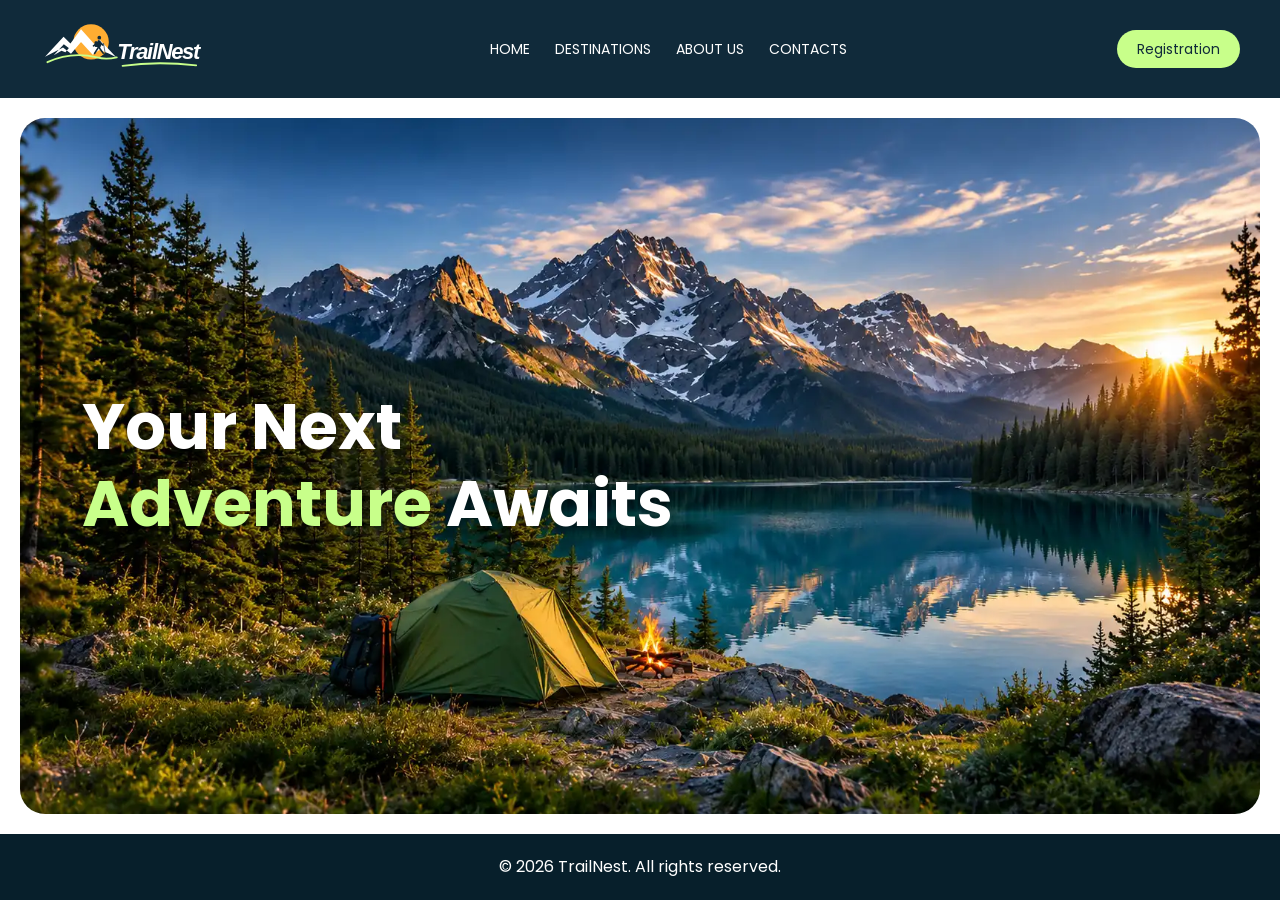
<file: index.html>
<!doctype html>
<html lang="en">
  <head>
    <meta charset="UTF-8" />
    <meta name="viewport" content="width=device-width, initial-scale=1.0" />

    <title>TrailNest | Your Next Adventure</title>
    <meta
      name="description"
      content="Discover beautiful destinations and plan your next adventure with TrailNest."
    />
    <meta name="author" content="Gvantsa Partskhalaia" />

    <!-- Open Graph -->
    <meta property="og:type" content="website" />
    <meta property="og:site_name" content="TrailNest" />
    <meta property="og:title" content="TrailNest | Your Next Adventure" />
    <meta
      property="og:description"
      content="Discover beautiful destinations and plan your next adventure with TrailNest."
    />
    <meta
      property="og:image"
      content="https://gpartskhalaia-source.github.io/final-project/images/hero.webp"
    />
    <meta
      property="og:url"
      content="https://gpartskhalaia-source.github.io/final-project/"
    />

    <!-- Twitter Card -->
    <meta name="twitter:card" content="summary_large_image" />

    <!-- Fonts and CSS -->
    <link
      href="https://fonts.googleapis.com/css2?family=Poppins:wght@400;500;600;700;800&display=swap"
      rel="stylesheet"
    />
    <link
      rel="stylesheet"
      href="https://cdnjs.cloudflare.com/ajax/libs/font-awesome/6.5.2/css/all.min.css"
    />
    <link rel="stylesheet" href="./css/reset.css" />
    <link rel="stylesheet" href="./css/style.css" />
  </head>

  <body>
    <header class="home-header">
      <a href="./index.html">
        <img
          class="logo-img"
          src="./images/trailnest-header-logo.svg"
          alt="TrailNest home"
        />
      </a>

      <button
        class="menu-btn"
        id="menuBtn"
        type="button"
        aria-label="Open menu"
        aria-controls="navigation"
        aria-expanded="false"
      >
        <i class="fa-solid fa-bars" aria-hidden="true"></i>
      </button>

      <nav class="nav-page" id="navigation" aria-label="Main navigation">
        <ul>
          <li>
            <a href="./index.html" aria-current="page">HOME</a>
          </li>
          <li>
            <a href="./destinations.html">DESTINATIONS</a>
          </li>
          <li>
            <a href="./aboutus.html">ABOUT US</a>
          </li>
          <li>
            <a href="./contacts.html">CONTACTS</a>
          </li>
        </ul>
      </nav>

      <a href="./registration.html" class="plan-btn"> Registration </a>
    </header>

    <main class="main">
      <div class="hero">
        <img
          class="hero-img"
          src="./images/hero.webp"
          alt="Mountain lake campsite"
          fetchpriority="high"
        />

        <h1 class="hero-title">
          Your Next <br />
          <span>Adventure</span> Awaits
        </h1>
      </div>
    </main>

    <footer class="about-footer">
      <p>© 2026 TrailNest. All rights reserved.</p>
    </footer>

    <script src="./js/burger.js"></script>
  </body>
</html>
</file>
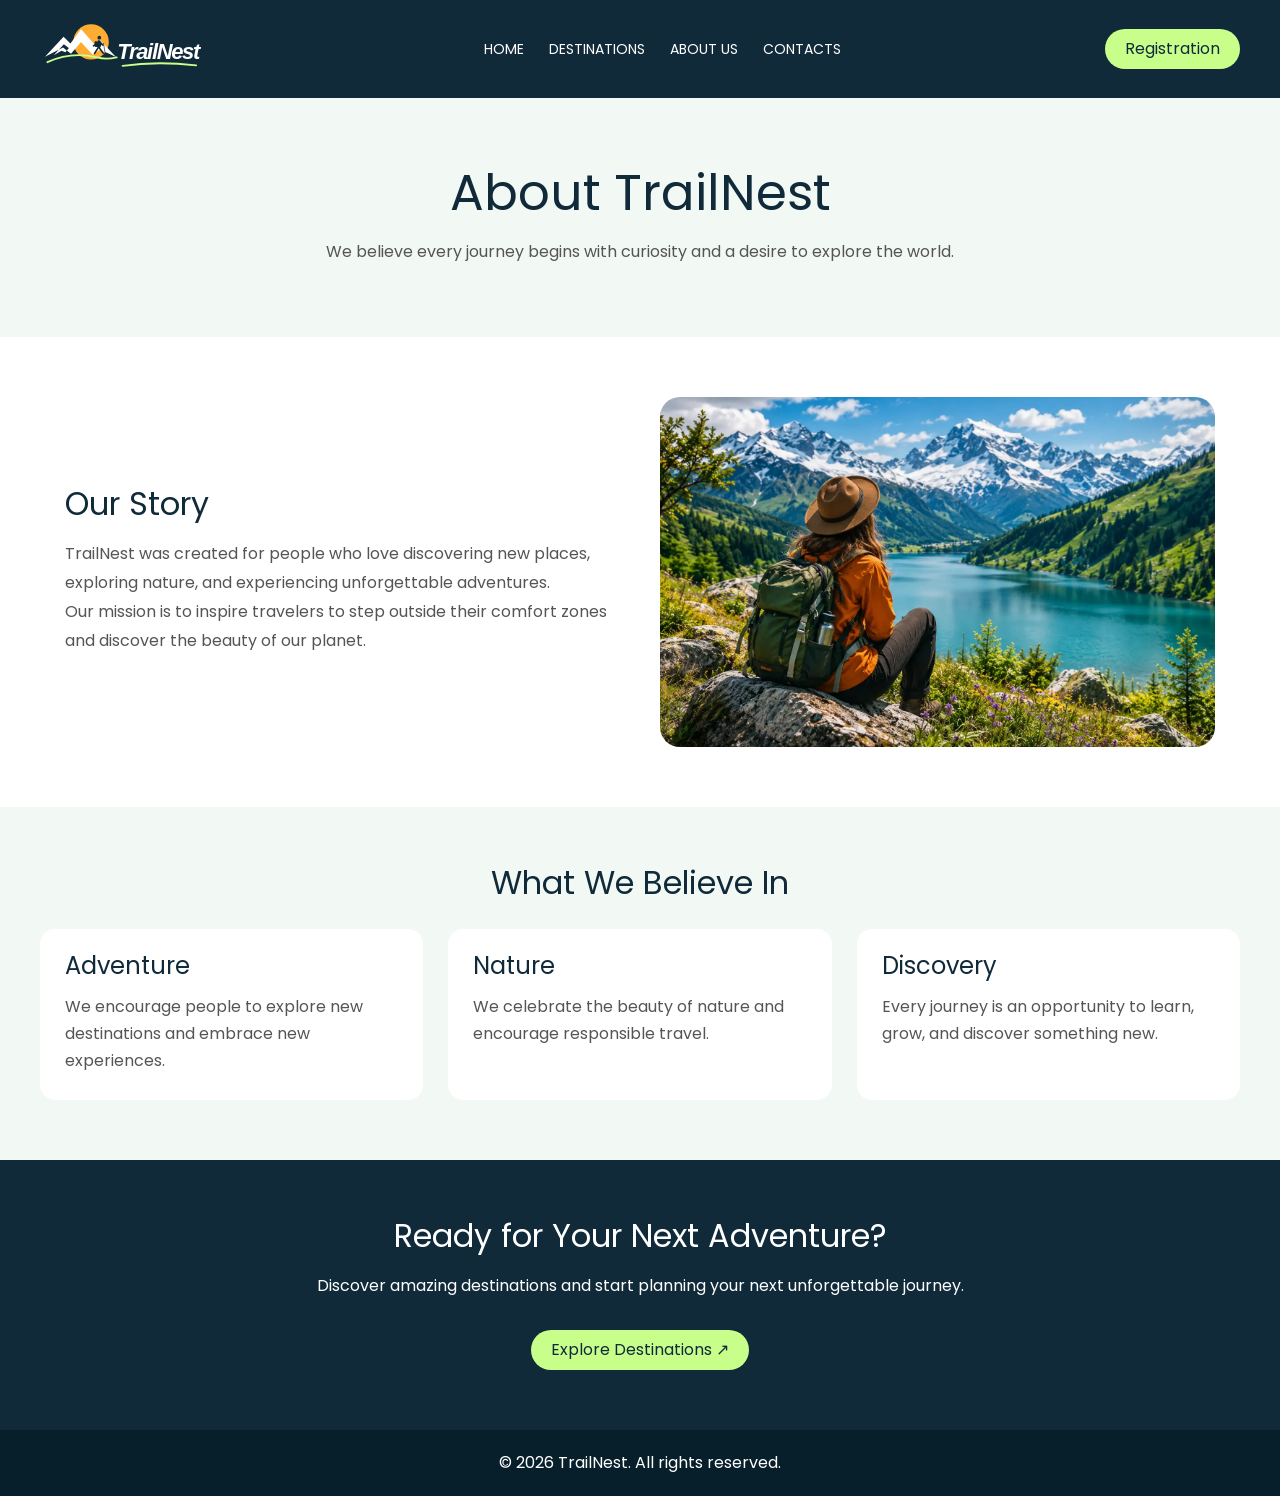
<file: aboutus.html>
<!doctype html>
<html lang="en">
  <head>
    <meta charset="UTF-8" />
    <meta name="viewport" content="width=device-width, initial-scale=1.0" />

    <title>About Us | TrailNest</title>
    <meta
      name="description"
      content="Learn about TrailNest, our passion for travel, nature, and unforgettable adventures."
    />
    <meta name="author" content="Gvantsa Partskhalaia" />

    <!-- Open Graph -->
    <meta property="og:type" content="website" />
    <meta property="og:site_name" content="TrailNest" />
    <meta property="og:title" content="About Us | TrailNest" />
    <meta
      property="og:description"
      content="Learn about TrailNest, our love for travel, nature, and unforgettable adventures."
    />
    <meta
      property="og:image"
      content="https://gpartskhalaia-source.github.io/final-project/images/hero.webp"
    />
    <meta
      property="og:url"
      content="https://gpartskhalaia-source.github.io/final-project/aboutus.html"
    />

    <!-- Twitter Card -->
    <meta name="twitter:card" content="summary_large_image" />

    <!-- Fonts and CSS -->
    <link
      href="https://fonts.googleapis.com/css2?family=Poppins:wght@400;500;600;700;800&display=swap"
      rel="stylesheet"
    />
    <link
      rel="stylesheet"
      href="https://cdnjs.cloudflare.com/ajax/libs/font-awesome/6.5.2/css/all.min.css"
    />
    <link rel="stylesheet" href="./css/reset.css" />
    <link rel="stylesheet" href="./css/uboutus.css" />
  </head>

  <body>
    <!-- HEADER -->
    <header class="about-header">
      <a href="./index.html">
        <img
          class="about-logo logo-img"
          src="./images/trailnest-header-logo.svg"
          alt="TrailNest home"
        />
      </a>

      <button
        class="menu-btn"
        id="menuBtn"
        type="button"
        aria-label="Open menu"
        aria-controls="navigation"
        aria-expanded="false"
      >
        <i class="fa-solid fa-bars" aria-hidden="true"></i>
      </button>

      <nav
        class="about-nav nav-page"
        id="navigation"
        aria-label="Main navigation"
      >
        <ul>
          <li><a href="./index.html">HOME</a></li>
          <li><a href="./destinations.html">DESTINATIONS</a></li>
          <li>
            <a href="./aboutus.html" aria-current="page"> ABOUT US </a>
          </li>
          <li><a href="./contacts.html">CONTACTS</a></li>
        </ul>
      </nav>

      <a href="./registration.html" class="plan-btn"> Registration </a>
    </header>

    <main>
      <!-- INTRO -->
      <section class="about-intro">
        <h1>About TrailNest</h1>

        <p>
          We believe every journey begins with curiosity and a desire to explore
          the world.
        </p>
      </section>

      <!-- OUR STORY -->
      <section class="our-story">
        <div class="story-text">
          <h2>Our Story</h2>

          <p>
            TrailNest was created for people who love discovering new places,
            exploring nature, and experiencing unforgettable adventures.
          </p>

          <p>
            Our mission is to inspire travelers to step outside their comfort
            zones and discover the beauty of our planet.
          </p>
        </div>

        <div class="story-image">
          <img
            src="./images/fcaea7f1-0116-42c1-94dc-661eeafde280.png"
            alt="Traveler exploring a mountain landscape"
            loading="lazy"
            decoding="async"
          />
        </div>
      </section>

      <!-- OUR VALUES -->
      <section class="our-values">
        <h2>What We Believe In</h2>

        <div class="values-container">
          <article class="value-card">
            <h3>Adventure</h3>

            <p>
              We encourage people to explore new destinations and embrace new
              experiences.
            </p>
          </article>

          <article class="value-card">
            <h3>Nature</h3>

            <p>
              We celebrate the beauty of nature and encourage responsible
              travel.
            </p>
          </article>

          <article class="value-card">
            <h3>Discovery</h3>

            <p>
              Every journey is an opportunity to learn, grow, and discover
              something new.
            </p>
          </article>
        </div>
      </section>

      <!-- CALL TO ACTION -->
      <section class="about-cta">
        <h2>Ready for Your Next Adventure?</h2>

        <p>
          Discover amazing destinations and start planning your next
          unforgettable journey.
        </p>

        <a href="./destinations.html" class="explore-btn">
          Explore Destinations ↗
        </a>
      </section>
    </main>

    <!-- FOOTER -->
    <footer class="about-footer">
      <p>© 2026 TrailNest. All rights reserved.</p>
    </footer>

    <!-- JAVASCRIPT -->
    <script src="./js/burger.js"></script>
  </body>
</html>
</file>
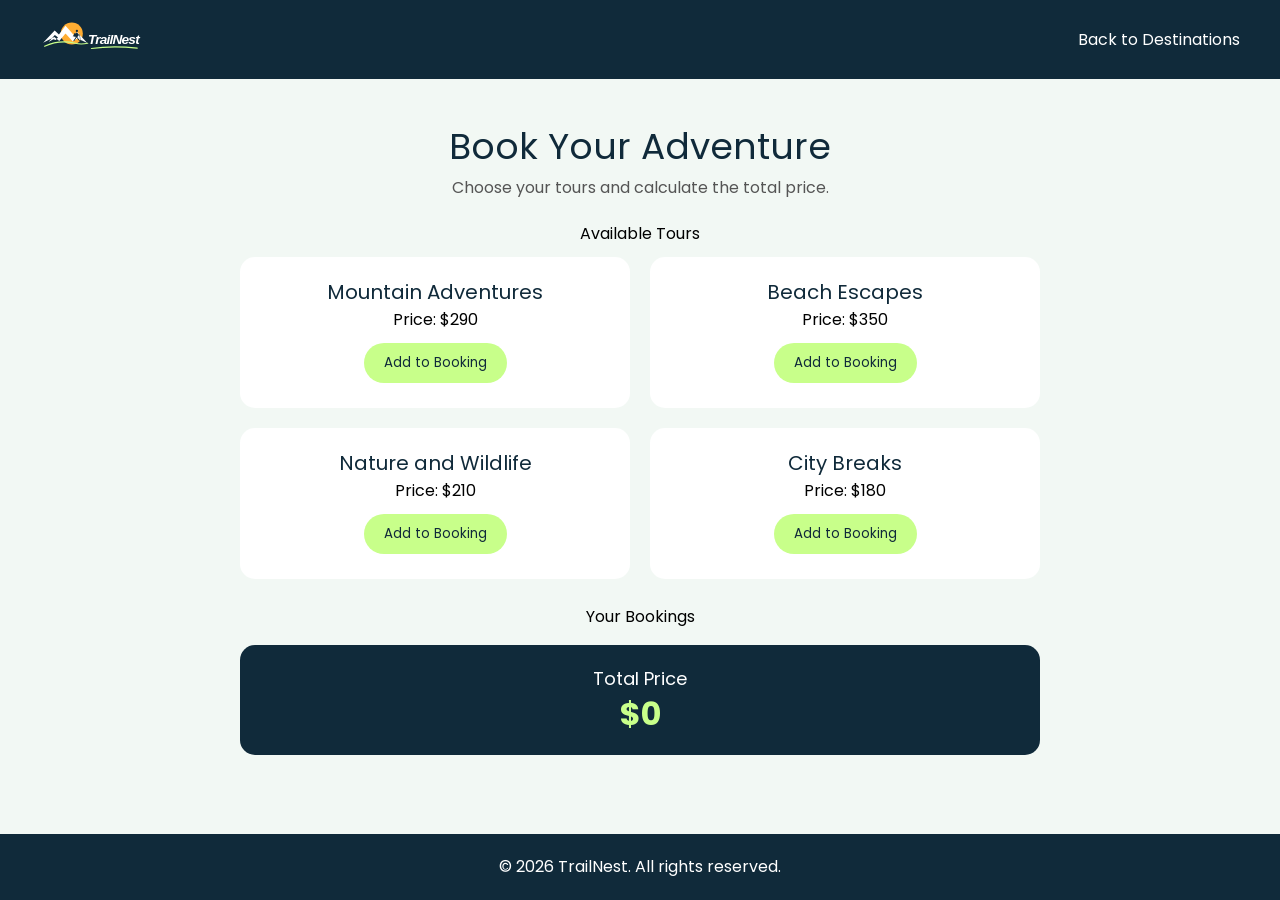
<file: booking.html>
<!doctype html>
<html lang="en">
  <head>
    <meta charset="UTF-8" />
    <meta name="viewport" content="width=device-width, initial-scale=1.0" />

    <title>Book Your Adventure | TrailNest</title>
    <meta
      name="description"
      content="Choose your favorite tours, select the number of travelers, and calculate your adventure price."
    />
    <meta name="author" content="Gvantsa Partskhalaia" />

    <!-- Open Graph -->
    <meta property="og:type" content="website" />
    <meta property="og:site_name" content="TrailNest" />
    <meta property="og:title" content="Book Your Adventure | TrailNest" />
    <meta
      property="og:description"
      content="Choose your favorite tours, select the number of travelers, and calculate your adventure price."
    />
    <meta
      property="og:image"
      content="https://gpartskhalaia-source.github.io/final-project/images/hero.webp"
    />
    <meta
      property="og:url"
      content="https://gpartskhalaia-source.github.io/final-project/booking.html"
    />

    <!-- Twitter Card -->
    <meta name="twitter:card" content="summary_large_image" />

    <!-- Fonts and CSS -->
    <link
      href="https://fonts.googleapis.com/css2?family=Poppins:wght@400;500;600;700&display=swap"
      rel="stylesheet"
    />
    <link rel="stylesheet" href="./css/reset.css" />
    <link rel="stylesheet" href="./css/booking.css" />
  </head>

  <body>
    <header class="booking-header">
      <a href="./index.html">
        <img src="./images/trailnest-header-logo.svg" alt="TrailNest home" />
      </a>
      <a href="./destinations.html">Back to Destinations</a>
    </header>

    <main class="booking-container">
      <h1>Book Your Adventure</h1>
      <p>Choose your tours and calculate the total price.</p>

      <h2>Available Tours</h2>
      <div id="tours"></div>

      <h2>Your Bookings</h2>
      <div id="bookings"></div>

      <div class="total-box">
        <h2>Total Price</h2>
        <p id="total-price">$0</p>
      </div>
    </main>

    <footer class="booking-footer">
      <p>© 2026 TrailNest. All rights reserved.</p>
    </footer>

    <script src="./js/booking.js"></script>
  </body>
</html>
</file>
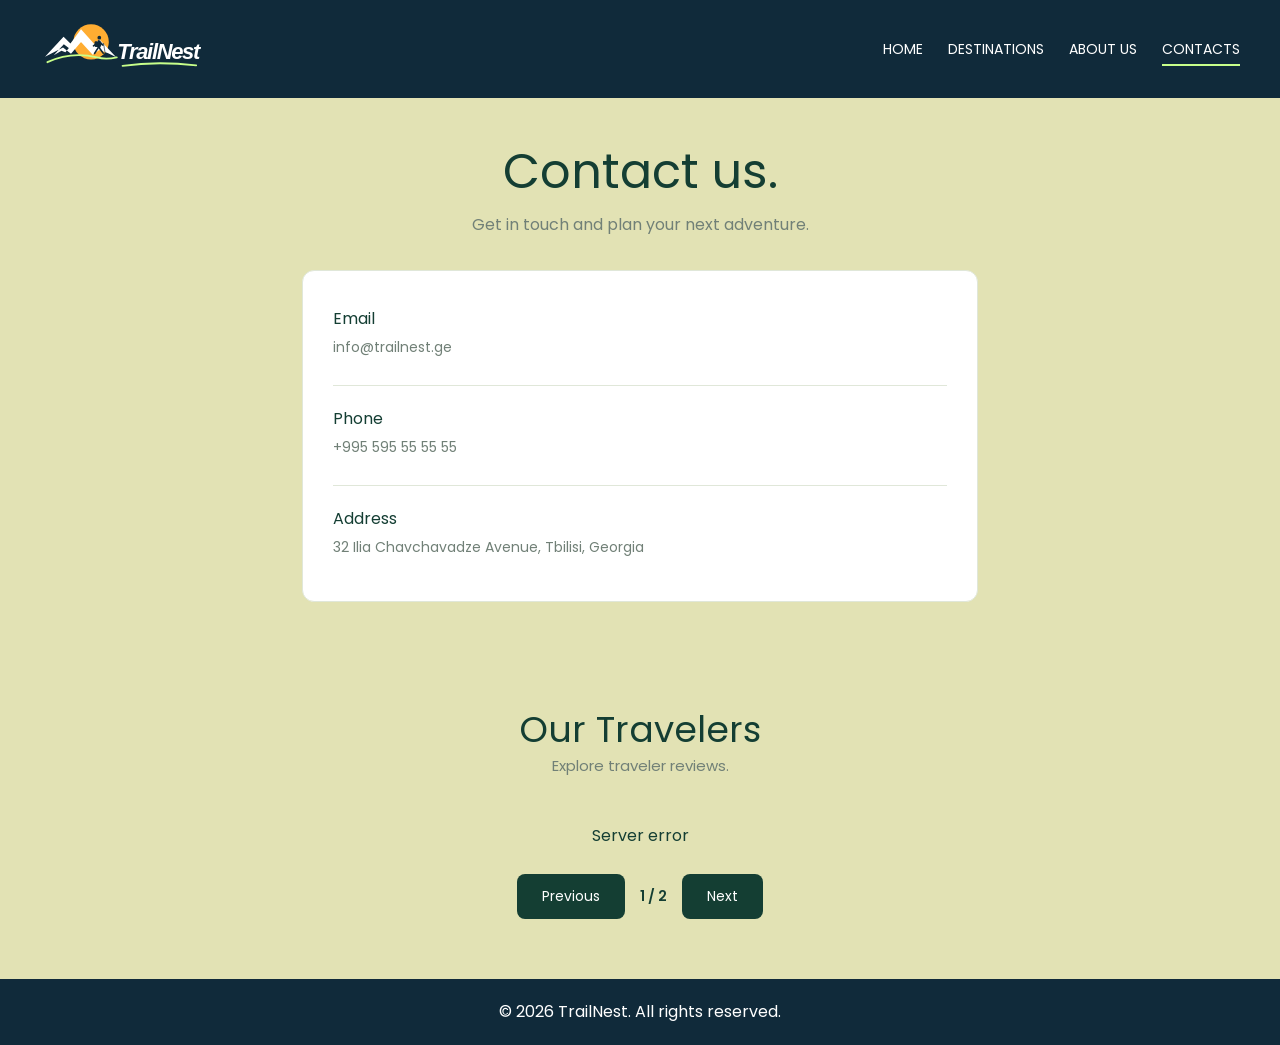
<file: contacts.html>
<!doctype html>
<html lang="en">
  <head>
    <meta charset="UTF-8" />
    <meta name="viewport" content="width=device-width, initial-scale=1.0" />

    <title>Contact Us | TrailNest</title>
    <meta
      name="description"
      content="Contact TrailNest, plan your next adventure, and explore traveler reviews."
    />
    <meta name="author" content="Gvantsa Partskhalaia" />

    <!-- Open Graph -->
    <meta property="og:type" content="website" />
    <meta property="og:site_name" content="TrailNest" />
    <meta property="og:title" content="Contact Us | TrailNest" />
    <meta
      property="og:description"
      content="Have questions about your next adventure? Get in touch with the TrailNest team."
    />
    <meta
      property="og:image"
      content="https://gpartskhalaia-source.github.io/final-project/images/hero.webp"
    />
    <meta
      property="og:url"
      content="https://gpartskhalaia-source.github.io/final-project/contacts.html"
    />

    <!-- Twitter Card -->
    <meta name="twitter:card" content="summary_large_image" />

    <!-- Fonts and CSS -->
    <link rel="preconnect" href="https://fonts.googleapis.com" />
    <link rel="preconnect" href="https://fonts.gstatic.com" crossorigin />
    <link
      href="https://fonts.googleapis.com/css2?family=Poppins:wght@400;500;600;700&display=swap"
      rel="stylesheet"
    />
    <link
      rel="stylesheet"
      href="https://cdnjs.cloudflare.com/ajax/libs/font-awesome/6.5.2/css/all.min.css"
    />
    <link rel="stylesheet" href="./css/reset.css" />
    <link rel="stylesheet" href="./css/contacts.css" />
  </head>

  <body>
    <!-- HEADER -->
    <header>
      <a href="./index.html">
        <img
          class="logo-img"
          src="./images/trailnest-header-logo.svg"
          alt="TrailNest home"
        />
      </a>

      <button
        class="menu-btn"
        id="menuBtn"
        type="button"
        aria-label="Open menu"
        aria-controls="navigation"
        aria-expanded="false"
      >
        <i class="fa-solid fa-bars" aria-hidden="true"></i>
      </button>

      <nav class="nav-page" id="navigation" aria-label="Main navigation">
        <ul>
          <li><a href="./index.html">HOME</a></li>
          <li><a href="./destinations.html">DESTINATIONS</a></li>
          <li><a href="./aboutus.html">ABOUT US</a></li>
          <li>
            <a href="./contacts.html" aria-current="page"> CONTACTS </a>
          </li>
        </ul>
      </nav>
    </header>

    <main>
      <!-- CONTACT SECTION -->
      <section class="contact">
        <div class="contact-heading">
          <h1>Contact us.</h1>
          <p>Get in touch and plan your next adventure.</p>
        </div>

        <div class="contact-info">
          <div class="contact-item">
            <h2>Email</h2>
            <a href="mailto:info@trailnest.ge"> info@trailnest.ge </a>
          </div>

          <div class="contact-item">
            <h2>Phone</h2>
            <a href="tel:+995595555555"> +995 595 55 55 55 </a>
          </div>

          <div class="contact-item">
            <h2>Address</h2>
            <p>32 Ilia Chavchavadze Avenue, Tbilisi, Georgia</p>
          </div>
        </div>
      </section>

      <!-- REVIEWS SECTION -->
      <section class="reviews" id="reviews">
        <h2>Our Travelers</h2>

        <p class="reviews-subtitle">Explore traveler reviews.</p>

        <div id="reviews-list" class="reviews-list"></div>

        <p id="reviews-message" role="status" aria-live="polite"></p>

        <div class="reviews-buttons">
          <button id="loadPrev" type="button">Previous</button>

          <span id="page-number">1 / 2</span>

          <button id="loadNext" type="button">Next</button>
        </div>
      </section>
    </main>

    <!-- FOOTER -->
    <footer class="about-footer">
      <p>© 2026 TrailNest. All rights reserved.</p>
    </footer>

    <!-- JAVASCRIPT -->
    <script src="./js/burger.js"></script>
    <script src="./js/reviews.js"></script>
  </body>
</html>
</file>
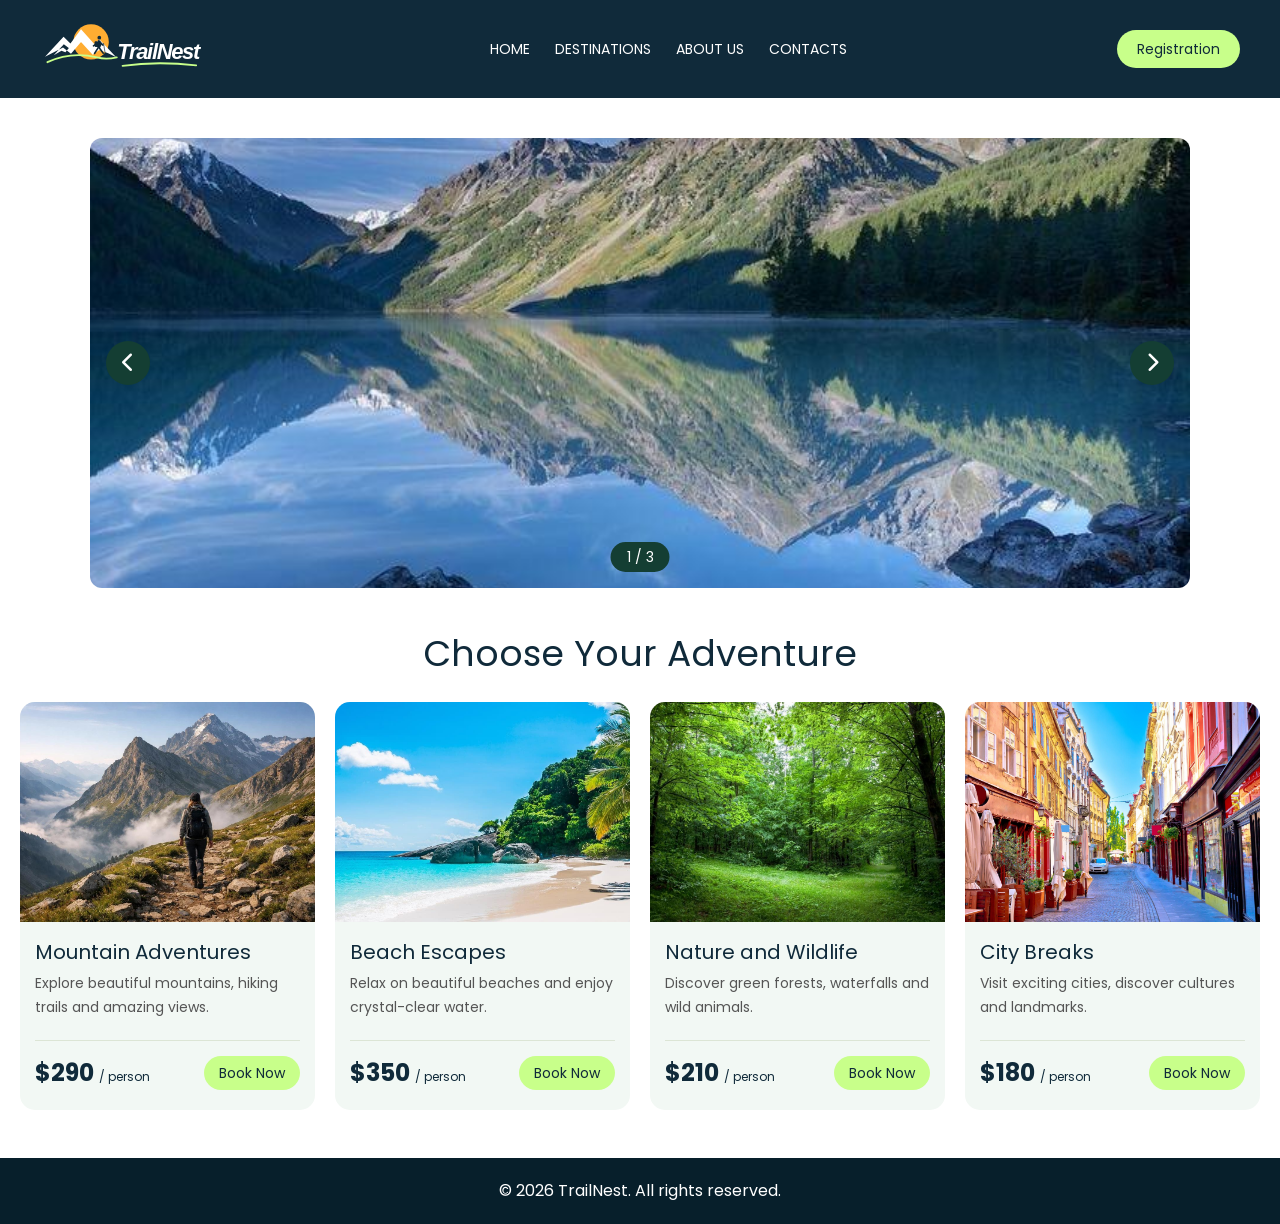
<file: destinations.html>
<!doctype html>
<html lang="en">
  <head>
    <meta charset="UTF-8" />
    <meta name="viewport" content="width=device-width, initial-scale=1.0" />

    <title>Destinations | TrailNest</title>
    <meta
      name="description"
      content="Explore mountain adventures, beach escapes, wildlife experiences, and exciting city breaks with TrailNest."
    />
    <meta name="author" content="Gvantsa Partskhalaia" />

    <!-- Open Graph -->
    <meta property="og:type" content="website" />
    <meta property="og:site_name" content="TrailNest" />
    <meta property="og:title" content="Destinations | TrailNest" />
    <meta
      property="og:description"
      content="Explore mountain adventures, beach escapes, wildlife experiences, and exciting city breaks."
    />
    <meta
      property="og:image"
      content="https://gpartskhalaia-source.github.io/final-project/images/hero.webp"
    />
    <meta
      property="og:url"
      content="https://gpartskhalaia-source.github.io/final-project/destinations.html"
    />

    <!-- Twitter Card -->
    <meta name="twitter:card" content="summary_large_image" />

    <!-- Fonts and CSS -->
    <link rel="preconnect" href="https://fonts.googleapis.com" />
    <link rel="preconnect" href="https://fonts.gstatic.com" crossorigin />
    <link
      href="https://fonts.googleapis.com/css2?family=Poppins:wght@400;500;600;700&display=swap"
      rel="stylesheet"
    />
    <link
      rel="stylesheet"
      href="https://cdnjs.cloudflare.com/ajax/libs/font-awesome/6.5.2/css/all.min.css"
    />
    <link rel="stylesheet" href="./css/reset.css" />
    <link rel="stylesheet" href="./css/destination.css" />
  </head>

  <body>
    <!-- HEADER -->
    <header class="destination-header">
      <a href="./index.html">
        <img
          class="destination-logo"
          src="./images/trailnest-header-logo.svg"
          alt="TrailNest home"
        />
      </a>

      <nav
        class="destination-nav nav-page"
        id="navigation"
        aria-label="Main navigation"
      >
        <ul>
          <li><a href="./index.html">HOME</a></li>
          <li>
            <a href="./destinations.html" aria-current="page"> DESTINATIONS </a>
          </li>
          <li><a href="./aboutus.html">ABOUT US</a></li>
          <li><a href="./contacts.html">CONTACTS</a></li>
        </ul>
      </nav>

      <a href="./registration.html" class="plan-btn"> Registration </a>

      <button
        class="menu-btn"
        id="menuBtn"
        type="button"
        aria-label="Open menu"
        aria-controls="navigation"
        aria-expanded="false"
      >
        <i class="fa-solid fa-bars" aria-hidden="true"></i>
      </button>
    </header>

    <main>
      <!-- SLIDER -->
      <section class="slider" aria-label="Travel destinations">
        <img
          class="slide active"
          src="./images/Mountain landscape.jpeg"
          alt="Mountain landscape"
          fetchpriority="high"
        />

        <img
          class="slide"
          src="./images/Beautiful beach.jpeg"
          alt="Beautiful beach"
          decoding="async"
          hidden
        />

        <img
          class="slide"
          src="./images/Green forest.jpeg"
          alt="Green forest"
          decoding="async"
          hidden
        />

        <button
          class="slider-btn prev-btn"
          type="button"
          aria-label="Previous slide"
        >
          <i class="fa-solid fa-chevron-left" aria-hidden="true"></i>
        </button>

        <button
          class="slider-btn next-btn"
          type="button"
          aria-label="Next slide"
        >
          <i class="fa-solid fa-chevron-right" aria-hidden="true"></i>
        </button>

        <p class="slide-counter">1 / 3</p>
      </section>

      <!-- DESTINATIONS -->
      <section class="destinations">
        <h2>Choose Your Adventure</h2>

        <div class="cards-container">
          <!-- MOUNTAIN -->
          <article class="travel-card">
            <img
              src="./images/mountin land.jpeg"
              alt="Mountain hiking adventure"
              loading="lazy"
              decoding="async"
            />

            <h3>Mountain Adventures</h3>
            <p>Explore beautiful mountains, hiking trails and amazing views.</p>

            <div class="tour-purchase">
              <p class="tour-price">$290 <span>/ person</span></p>
              <a class="buy-btn" href="./booking.html?tour=290"> Book Now </a>
            </div>
          </article>

          <!-- BEACH -->
          <article class="travel-card">
            <img
              src="./images/Beautiful beach.jpeg"
              alt="Beautiful tropical beach"
              loading="lazy"
              decoding="async"
            />

            <h3>Beach Escapes</h3>
            <p>Relax on beautiful beaches and enjoy crystal-clear water.</p>

            <div class="tour-purchase">
              <p class="tour-price">$350 <span>/ person</span></p>
              <a class="buy-btn" href="./booking.html?tour=350"> Book Now </a>
            </div>
          </article>

          <!-- NATURE -->
          <article class="travel-card">
            <img
              src="./images/Green forest.jpeg"
              alt="Beautiful green forest"
              loading="lazy"
              decoding="async"
            />

            <h3>Nature and Wildlife</h3>
            <p>Discover green forests, waterfalls and wild animals.</p>

            <div class="tour-purchase">
              <p class="tour-price">$210 <span>/ person</span></p>
              <a class="buy-btn" href="./booking.html?tour=210"> Book Now </a>
            </div>
          </article>

          <!-- CITY -->
          <article class="travel-card">
            <img
              src="./images/city.jpeg"
              alt="City skyline and urban architecture"
              loading="lazy"
              decoding="async"
            />

            <h3>City Breaks</h3>
            <p>Visit exciting cities, discover cultures and landmarks.</p>

            <div class="tour-purchase">
              <p class="tour-price">$180 <span>/ person</span></p>
              <a class="buy-btn" href="./booking.html?tour=180"> Book Now </a>
            </div>
          </article>
        </div>
      </section>
    </main>

    <!-- FOOTER -->
    <footer class="about-footer">
      <p>© 2026 TrailNest. All rights reserved.</p>
    </footer>

    <!-- JAVASCRIPT -->
    <script src="./js/burger.js"></script>
    <script src="./js/slider.js"></script>
  </body>
</html>
</file>
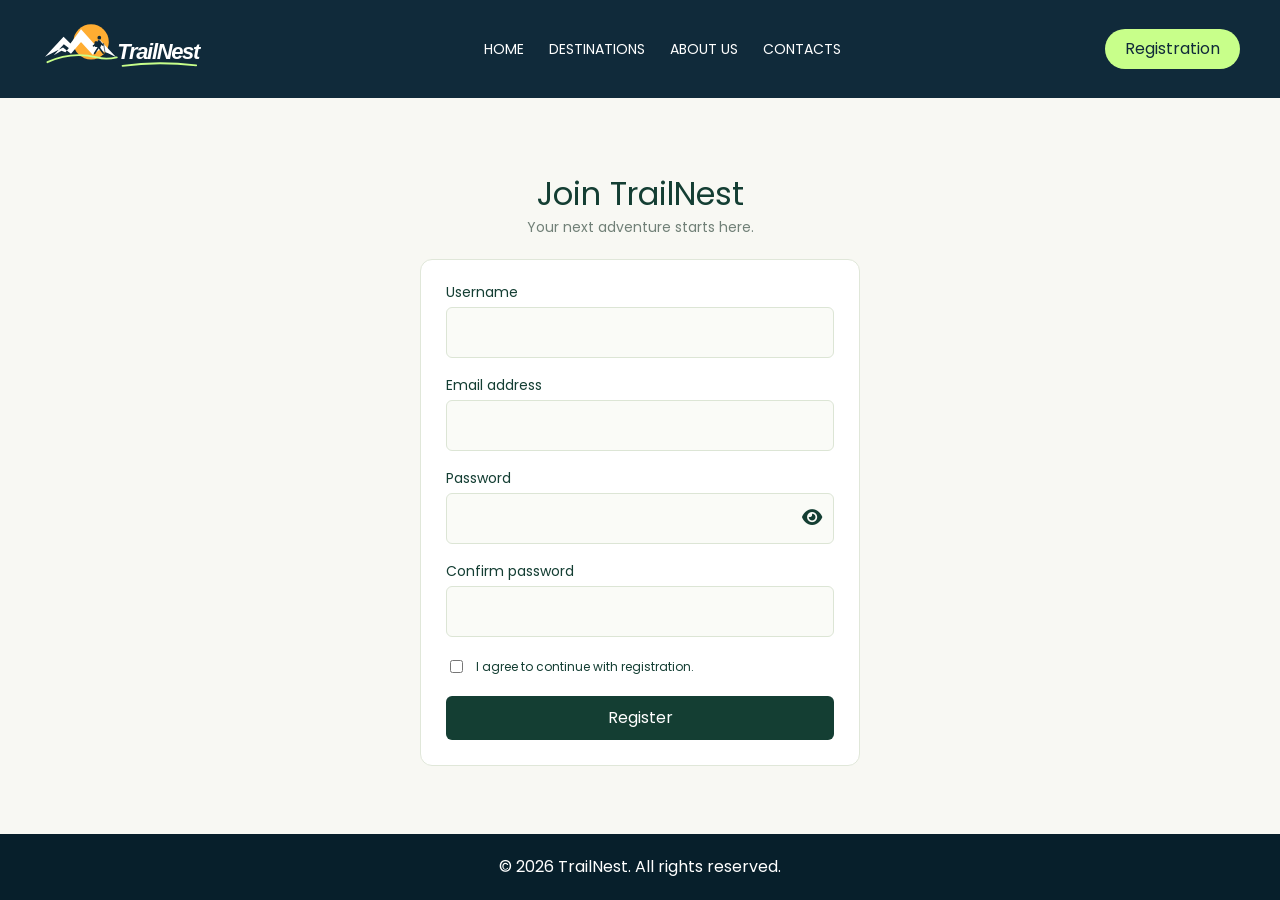
<file: registration.html>
<!doctype html>
<html lang="en">
  <head>
    <meta charset="UTF-8" />
    <meta name="viewport" content="width=device-width, initial-scale=1.0" />

    <title>Registration | TrailNest</title>
    <meta
      name="description"
      content="Join TrailNest and start exploring exciting travel destinations and adventures."
    />
    <meta name="author" content="Gvantsa Partskhalaia" />

    <!-- Open Graph -->
    <meta property="og:type" content="website" />
    <meta property="og:site_name" content="TrailNest" />
    <meta property="og:title" content="Registration | TrailNest" />
    <meta
      property="og:description"
      content="Join TrailNest and start exploring exciting travel destinations and adventures."
    />
    <meta
      property="og:image"
      content="https://gpartskhalaia-source.github.io/final-project/images/hero.webp"
    />
    <meta
      property="og:url"
      content="https://gpartskhalaia-source.github.io/final-project/registration.html"
    />

    <!-- Twitter Card -->
    <meta name="twitter:card" content="summary_large_image" />

    <!-- Fonts and CSS -->
    <link
      href="https://fonts.googleapis.com/css2?family=Poppins:wght@400;500;600;700&display=swap"
      rel="stylesheet"
    />
    <link
      rel="stylesheet"
      href="https://cdnjs.cloudflare.com/ajax/libs/font-awesome/6.5.2/css/all.min.css"
    />
    <link rel="stylesheet" href="./css/reset.css" />
    <link rel="stylesheet" href="./css/registration.css" />
  </head>

  <body>
    <header class="registration-header">
      <a href="./index.html">
        <img
          class="registration-logo"
          src="./images/trailnest-header-logo.svg"
          alt="TrailNest home"
        />
      </a>

      <button
        class="menu-btn"
        id="menuBtn"
        type="button"
        aria-label="Open menu"
        aria-expanded="false"
        aria-controls="navigation"
      >
        <i class="fa-solid fa-bars" aria-hidden="true"></i>
      </button>

      <nav
        class="registration-nav nav-page"
        id="navigation"
        aria-label="Main navigation"
      >
        <ul>
          <li><a href="./index.html">HOME</a></li>
          <li><a href="./destinations.html">DESTINATIONS</a></li>
          <li><a href="./aboutus.html">ABOUT US</a></li>
          <li><a href="./contacts.html">CONTACTS</a></li>
        </ul>
      </nav>

      <a class="plan-btn" href="./registration.html" aria-current="page">
        Registration
      </a>
    </header>

    <main class="registration">
      <h1>Join TrailNest</h1>
      <p class="description">Your next adventure starts here.</p>

      <form id="registration" novalidate>
        <!-- USERNAME -->
        <div class="form-group">
          <label for="username">Username</label>

          <input
            type="text"
            id="username"
            name="username"
            autocomplete="username"
            aria-describedby="error-username"
            required
          />

          <p class="errorText" id="error-username"></p>
        </div>

        <!-- EMAIL -->
        <div class="form-group">
          <label for="email">Email address</label>

          <input
            type="email"
            id="email"
            name="email"
            autocomplete="email"
            aria-describedby="error-email"
            required
          />

          <p class="errorText" id="error-email"></p>
        </div>

        <!-- PASSWORD -->
        <div class="form-group">
          <label for="password">Password</label>

          <div class="password-field">
            <input
              type="password"
              id="password"
              name="password"
              autocomplete="new-password"
              aria-describedby="error-password"
              required
            />

            <button
              type="button"
              id="togglePassword"
              class="password-toggle"
              aria-label="Show password"
              aria-pressed="false"
              aria-controls="password"
            >
              <i class="fa-solid fa-eye" id="toggleIcon" aria-hidden="true"></i>
            </button>
          </div>

          <p class="errorText" id="error-password"></p>
        </div>

        <!-- CONFIRM PASSWORD -->
        <div class="form-group">
          <label for="password2">Confirm password</label>

          <input
            type="password"
            id="password2"
            name="password2"
            autocomplete="new-password"
            aria-describedby="error-password2"
            required
          />

          <p class="errorText" id="error-password2"></p>
        </div>

        <!-- AGREEMENT -->
        <div class="agree-group">
          <label for="checkagree">
            <input
              type="checkbox"
              id="checkagree"
              name="agree"
              aria-describedby="error-agree"
              required
            />
            I agree to continue with registration.
          </label>

          <p class="errorText" id="error-agree"></p>
        </div>

        <!-- SUBMIT -->
        <button class="register-btn" type="submit">Register</button>

        <p id="form-message" role="status"></p>
      </form>
    </main>

    <footer class="registration-footer">
      <p>&copy; 2026 TrailNest. All rights reserved.</p>
    </footer>

    <!-- JAVASCRIPT -->
    <script src="./js/burger.js"></script>
    <script src="./js/registration.js"></script>
  </body>
</html>
</file>
<file: css/style.css>
/*
* Prefixed by https://autoprefixer.github.io
* PostCSS: v8.5.15,
* Autoprefixer: v10.5.0
* Browsers: last 4 version
*/

* {
  -webkit-box-sizing: border-box;
          box-sizing: border-box;
}

html {
  min-height: 100%;
}

body {
  margin: 0;
  min-height: 100vh;
  display: -webkit-box;
  display: -ms-flexbox;
  display: flex;
  -webkit-box-orient: vertical;
  -webkit-box-direction: normal;
      -ms-flex-direction: column;
          flex-direction: column;
  background-color: white;
  font-family: "Poppins", sans-serif;
}

/* MOBILE-FIRST */

.home-header {
  position: relative;
  display: -webkit-box;
  display: -ms-flexbox;
  display: flex;
  -webkit-box-pack: justify;
      -ms-flex-pack: justify;
          justify-content: space-between;
  -webkit-box-align: center;
      -ms-flex-align: center;
          align-items: center;
  -ms-flex-wrap: wrap;
      flex-wrap: wrap;
  gap: 15px;
  padding: 20px;
  background-color: #102a3a;
}

.logo-img {
  display: block;
  width: 140px;
}

.menu-btn {
  display: block;
  -webkit-box-ordinal-group: 0;
      -ms-flex-order: -1;
          order: -1;
  width: 44px;
  height: 44px;
  margin-right: auto;
  padding: 0;
  border: none;
  background: transparent;
  color: white;
  font-size: 30px;
  cursor: pointer;
}

.nav-page {
  display: none;
  position: absolute;
  top: 100%;
  left: 0;
  width: 100%;
  padding: 25px;
  background-color: #102a3a;
  z-index: 100;
}

.nav-page.open {
  display: block;
}

.nav-page ul {
  display: -webkit-box;
  display: -ms-flexbox;
  display: flex;
  -webkit-box-orient: vertical;
  -webkit-box-direction: normal;
      -ms-flex-direction: column;
          flex-direction: column;
  -webkit-box-align: center;
      -ms-flex-align: center;
          align-items: center;
  gap: 20px;
  margin: 0;
  padding: 0;
  list-style: none;
}

.nav-page a {
  color: white;
  font-size: 14px;
  text-decoration: none;
  white-space: nowrap;
}

.nav-page a:hover {
  color: #c8ff8a;
}

.plan-btn {
  display: inline-block;
  padding: 12px 20px;
  border-radius: 30px;
  background-color: #c8ff8a;
  color: #102a3a;
  font-size: 14px;
  text-align: center;
  text-decoration: none;
  -webkit-transition: background-color 0.3s;
  transition: background-color 0.3s;
}

.home-header .plan-btn {
  width: 100%;
  -webkit-box-ordinal-group: 3;
      -ms-flex-order: 2;
          order: 2;
}

.plan-btn:hover {
  background-color: white;
}

/* MAIN */

.main {
  width: 100%;
  max-width: 1400px;
  margin: 0 auto;
  padding: 15px;
  -webkit-box-flex: 1;
      -ms-flex: 1;
          flex: 1;
  display: -webkit-box;
  display: -ms-flexbox;
  display: flex;
  -webkit-box-orient: vertical;
  -webkit-box-direction: normal;
      -ms-flex-direction: column;
          flex-direction: column;
}

/* HERO */

.hero {
  position: relative;
  -webkit-box-flex: 1;
      -ms-flex: 1;
          flex: 1;
  min-height: 350px;
  overflow: hidden;
  border-radius: 25px;
}

.hero-img {
  position: absolute;
  inset: 0;
  display: block;
  width: 100%;
  height: 100%;
  -o-object-fit: cover;
     object-fit: cover;
  -o-object-position: center;
     object-position: center;
}

.hero-title {
  position: absolute;
  top: 50%;
  left: 5%;
  right: 5%;
  margin: 0;
  -webkit-transform: translateY(-50%);
      -ms-transform: translateY(-50%);
          transform: translateY(-50%);
  color: white;
  font-size: clamp(24px, 7vw, 30px);
  font-weight: 700;
  line-height: 1.2;
  text-shadow: 0 2px 8px #00000055;
}

.hero-title span {
  color: #c8ff8a;
}

/* FOOTER */

.about-footer {
  padding: 25px;
  background-color: #071f2b;
  color: white;
  text-align: center;
}

.about-footer p {
  margin: 0;
}

/* ACCESSIBILITY */

a:focus-visible,
button:focus-visible {
  outline: 2px solid #c8ff8a;
  outline-offset: 4px;
}

/* TABLET */

@media (min-width: 768px) {
  .home-header {
    -webkit-box-orient: vertical;
    -webkit-box-direction: normal;
        -ms-flex-direction: column;
            flex-direction: column;
    -ms-flex-wrap: nowrap;
        flex-wrap: nowrap;
    gap: 20px;
    padding: 25px;
  }

  .logo-img {
    width: 180px;
  }

  .menu-btn {
    display: none;
  }

  .nav-page {
    display: block;
    position: static;
    width: auto;
    padding: 0;
    background-color: transparent;
    z-index: auto;
  }

  .nav-page ul {
    -webkit-box-orient: horizontal;
    -webkit-box-direction: normal;
        -ms-flex-direction: row;
            flex-direction: row;
    gap: 25px;
  }

  .home-header .plan-btn {
    width: auto;
    -webkit-box-ordinal-group: 1;
        -ms-flex-order: 0;
            order: 0;
  }

  .main {
    padding: 20px;
  }

  .hero {
    min-height: 450px;
  }

  .hero-title {
    font-size: 48px;
  }
}

/* DESKTOP */

@media (min-width: 1200px) {
  .home-header {
    -webkit-box-orient: horizontal;
    -webkit-box-direction: normal;
        -ms-flex-direction: row;
            flex-direction: row;
    padding: 20px 40px;
  }

  .hero {
    min-height: 550px;
  }

  .hero-title {
    font-size: 64px;
  }
}
</file>
<file: css/uboutus.css>
/*
* Prefixed by https://autoprefixer.github.io
* PostCSS: v8.5.15,
* Autoprefixer: v10.5.0
* Browsers: last 4 version
*/

* {
  -webkit-box-sizing: border-box;
          box-sizing: border-box;
}

body {
  margin: 0;
  font-family: "Poppins", sans-serif;
}

/* MOBILE-FIRST*/

.about-header {
  position: relative;
  display: -webkit-box;
  display: -ms-flexbox;
  display: flex;
  -webkit-box-pack: justify;
      -ms-flex-pack: justify;
          justify-content: space-between;
  -webkit-box-align: center;
      -ms-flex-align: center;
          align-items: center;
  -ms-flex-wrap: wrap;
      flex-wrap: wrap;
  gap: 15px;
  padding: 20px;
  background-color: #102a3a;
}

.about-logo {
  display: block;
  width: 140px;
}

.menu-btn {
  display: block;
  -webkit-box-ordinal-group: 0;
      -ms-flex-order: -1;
          order: -1;
  width: 44px;
  height: 44px;
  margin-right: auto;
  padding: 0;
  border: none;
  background: transparent;
  color: white;
  font-size: 30px;
  cursor: pointer;
}

.about-nav {
  display: none;
  position: absolute;
  top: 100%;
  left: 0;
  width: 100%;
  padding: 25px;
  background-color: #102a3a;
  z-index: 100;
}

.about-nav.open {
  display: block;
}

.about-nav ul {
  display: -webkit-box;
  display: -ms-flexbox;
  display: flex;
  -webkit-box-orient: vertical;
  -webkit-box-direction: normal;
      -ms-flex-direction: column;
          flex-direction: column;
  -webkit-box-align: center;
      -ms-flex-align: center;
          align-items: center;
  gap: 20px;
  margin: 0;
  padding: 0;
  list-style: none;
}

.about-nav a {
  color: white;
  font-size: 14px;
  text-decoration: none;
  white-space: nowrap;
}

.about-nav a:hover {
  color: #c8ff8a;
}

.plan-btn,
.explore-btn {
  display: inline-block;
  padding: 12px 20px;
  border-radius: 30px;
  background-color: #c8ff8a;
  color: #102a3a;
  text-align: center;
  text-decoration: none;
}

.about-header .plan-btn {
  width: 100%;
  -webkit-box-ordinal-group: 3;
      -ms-flex-order: 2;
          order: 2;
}

.plan-btn:hover,
.explore-btn:hover {
  background-color: white;
}

.about-intro {
  padding: 40px 20px;
  background-color: #f2f8f4;
  text-align: center;
}

.about-intro h1 {
  margin: 0 0 20px;
  color: #102a3a;
  font-size: 32px;
}

.about-intro p,
.story-text p {
  color: #555;
  line-height: 1.8;
}

.our-story {
  display: -webkit-box;
  display: -ms-flexbox;
  display: flex;
  -webkit-box-orient: vertical;
  -webkit-box-direction: normal;
      -ms-flex-direction: column;
          flex-direction: column;
  -webkit-box-align: center;
      -ms-flex-align: center;
          align-items: center;
  gap: 40px;
  max-width: 1200px;
  margin: 0 auto;
  padding: 40px 20px;
}

.story-text,
.story-image {
  -webkit-box-flex: 1;
      -ms-flex: 1;
          flex: 1;
  width: 100%;
  min-width: 0;
}

.story-text h2 {
  margin: 0 0 20px;
  color: #102a3a;
}

.story-image img {
  display: block;
  width: 100%;
  height: 250px;
  border-radius: 20px;
  -o-object-fit: cover;
     object-fit: cover;
}

.our-values {
  padding: 60px 25px;
  background-color: #f2f8f4;
  text-align: center;
}

.our-values h2 {
  margin: 0 0 30px;
  color: #102a3a;
}

.values-container {
  display: -ms-grid;
  display: grid;
  -ms-grid-columns: 1fr;
  grid-template-columns: 1fr;
  gap: 25px;
  max-width: 1200px;
  margin: 0 auto;
}

.value-card {
  min-width: 0;
  padding: 25px;
  border-radius: 15px;
  background-color: white;
  text-align: left;
  -webkit-transition: background-color 0.3s;
  transition: background-color 0.3s;
}

.value-card:hover {
  background-color: #c8ff8a;
}

.value-card h3 {
  margin: 0 0 15px;
  color: #102a3a;
  font-size: 24px;
}

.value-card p {
  margin: 0;
  color: #555;
  line-height: 1.7;
}

.about-cta {
  padding: 60px 20px;
  background-color: #102a3a;
  color: white;
  text-align: center;
}

.about-cta h2 {
  margin: 0 0 20px;
}

.story-text h2,
.our-values h2,
.about-cta h2 {
  font-size: 28px;
}

.about-cta p {
  margin-bottom: 30px;
  line-height: 1.8;
}

.about-footer {
  padding: 25px;
  background-color: #071f2b;
  color: white;
  text-align: center;
}

.about-footer p {
  margin: 0;
}

a:focus-visible,
button:focus-visible {
  outline: 2px solid #8bad70;
  outline-offset: 4px;
}

/* TABLET */

@media (min-width: 768px) {
  .about-header {
    -webkit-box-orient: vertical;
    -webkit-box-direction: normal;
        -ms-flex-direction: column;
            flex-direction: column;
    -ms-flex-wrap: nowrap;
        flex-wrap: nowrap;
    gap: 20px;
    padding: 25px;
  }

  .about-logo {
    width: 180px;
  }

  .menu-btn {
    display: none;
  }

  .about-nav {
    display: block;
    position: static;
    width: auto;
    padding: 0;
    background-color: transparent;
    z-index: auto;
  }

  .about-nav ul {
    -webkit-box-orient: horizontal;
    -webkit-box-direction: normal;
        -ms-flex-direction: row;
            flex-direction: row;
    gap: 25px;
  }

  .about-header .plan-btn {
    width: auto;
    -webkit-box-ordinal-group: 1;
        -ms-flex-order: 0;
            order: 0;
  }

  .about-intro {
    padding: 70px 20px;
  }

  .about-intro h1 {
    font-size: 44px;
  }

  .our-story {
    -webkit-box-orient: horizontal;
    -webkit-box-direction: normal;
        -ms-flex-direction: row;
            flex-direction: row;
    padding: 60px 25px;
  }

  .story-text,
  .story-image {
    width: auto;
  }

  .story-image img {
    height: 350px;
  }

  .story-text h2,
  .our-values h2,
  .about-cta h2 {
    font-size: 32px;
  }

  .values-container {
    -ms-grid-columns: 1fr 1fr;
    grid-template-columns: 1fr 1fr;
  }
}

/* DESKTOP */

@media (min-width: 1200px) {
  .about-header {
    -webkit-box-orient: horizontal;
    -webkit-box-direction: normal;
        -ms-flex-direction: row;
            flex-direction: row;
    padding: 20px 40px;
  }

  .about-intro h1 {
    font-size: 50px;
  }

  .values-container {
    -ms-grid-columns: 1fr 1fr 1fr;
    grid-template-columns: 1fr 1fr 1fr;
  }
}
</file>
<file: css/booking.css>
* {
  box-sizing: border-box;
}

body {
  margin: 0;
  font-family: "Poppins", sans-serif;
  background-color: #f2f8f4;
  min-height: 100vh;
  display: flex;
  flex-direction: column;
}

/* MOBILE-FIRST */

.booking-header {
  background-color: #102a3a;
  padding: 20px;
  display: flex;
  justify-content: space-between;
  align-items: center;
}

.booking-header img {
  width: 112px;
}

.booking-header a {
  color: white;
  text-decoration: none;
}

/* MAIN */

.booking-container {
  width: 90%;
  max-width: 800px;
  margin: 30px auto;
  text-align: center;
  flex: 1;
}

.booking-container h1 {
  font-size: 28px;
  color: #102a3a;
  margin-bottom: 15px;
}

.booking-container > p {
  color: #555;
  margin-bottom: 30px;
}

.booking-container h2 {
  margin: 25px 0 15px;
}

/* TOURS */

#tours {
  display: grid;
  grid-template-columns: 1fr;
  gap: 20px;
  margin-bottom: 30px;
}

#tours > div {
  background-color: white;
  padding: 25px;
  border-radius: 15px;
}

#tours h3 {
  font-size: 20px;
  color: #102a3a;
  margin-bottom: 10px;
}

#tours p {
  margin-bottom: 15px;
}

/* BUTTONS */

#tours button,
#bookings button {
  background-color: #c8ff8a;
  color: #102a3a;
  border: none;
  border-radius: 25px;
  padding: 10px 20px;
  font-family: inherit;
  cursor: pointer;
}

#tours button:hover,
#bookings button:hover {
  background-color: #102a3a;
  color: white;
}

/* BOOKINGS */

#bookings {
  margin: 20px 0;
}

#bookings > div {
  background-color: white;
  padding: 15px;
  margin-bottom: 10px;
  border-radius: 10px;
}

#bookings p {
  display: flex;
  justify-content: space-between;
  align-items: center;
  flex-wrap: wrap;
  gap: 15px;
}

/* TRAVELERS */

#people {
  display: block;
  width: 100%;
  padding: 12px;
  margin: 15px 0 25px;
  border: 1px solid #ccc;
  border-radius: 10px;
  font-family: inherit;
}

/* TOTAL PRICE */

.total-box {
  background-color: #102a3a;
  color: white;
  padding: 25px;
  border-radius: 15px;
  margin-top: 20px;
}

.total-box h2 {
  font-size: 18px;
  margin: 0 0 10px;
}

#total-price {
  font-size: 32px;
  font-weight: 700;
  color: #c8ff8a;
}

/* FOOTER */

.booking-footer {
  background-color: #102a3a;
  color: white;
  text-align: center;
  padding: 25px;
}

/* TABLET AND DESKTOP */

@media (min-width: 768px) {
  .booking-header {
    padding: 20px 40px;
  }

  .booking-container {
    margin: 50px auto;
  }

  .booking-container h1 {
    font-size: 36px;
  }

  #tours {
    grid-template-columns: repeat(2, 1fr);
  }

  #bookings p {
    flex-wrap: nowrap;
  }
}
</file>
<file: css/contacts.css>
* {
  box-sizing: border-box;
}

body {
  margin: 0;
  background-color: #e2e2b4;
  color: #143e33;
  font-family: "Poppins", sans-serif;
}

/* MOBILE-FIRST — HEADER */

header {
  position: relative;
  display: flex;
  flex-wrap: wrap;
  justify-content: space-between;
  align-items: center;
  gap: 15px;
  padding: 20px;
  background-color: #102a3a;
}

.logo-img {
  display: block;
  width: 140px;
}

.nav-page {
  display: none;
  position: absolute;
  top: 100%;
  left: 0;
  width: 100%;
  padding: 25px;
  background-color: #102a3a;
  z-index: 100;
}

.nav-page.open {
  display: block;
}

.nav-page ul {
  display: flex;
  flex-direction: column;
  align-items: center;
  gap: 20px;
  margin: 0;
  padding: 0;
  list-style: none;
}

.nav-page a {
  color: white;
  font-size: 14px;
  text-decoration: none;
  white-space: nowrap;
}

.nav-page a:hover {
  color: #c8ff8a;
}

.nav-page a[aria-current="page"] {
  border-bottom: 2px solid #c8ff8a;
  padding-bottom: 5px;
}

/* BURGER MENU */

.menu-btn {
  display: block;
  order: -1;
  width: 44px;
  height: 44px;
  margin-right: auto;
  padding: 0;
  background: transparent;
  border: none;
  color: white;
  font-size: 30px;
  cursor: pointer;
}

.nav-page a:focus-visible,
.menu-btn:focus-visible {
  outline-color: #c8ff8a;
}

/* CONTACT */

.contact {
  width: 100%;
  max-width: 736px;
  margin: 0 auto;
  padding: 40px 20px;
}

.contact-heading {
  margin-bottom: 30px;
  text-align: center;
}

.contact-heading h1 {
  margin: 0 0 15px;
  font-size: 32px;
}

.contact-heading p {
  margin: 0;
  color: #718077;
  line-height: 1.8;
}

.contact-info {
  padding: 10px 20px;
  border: 1px solid #e0e7d9;
  border-radius: 12px;
  background-color: white;
}

.contact-item {
  padding: 25px 0;
}

.contact-item + .contact-item {
  border-top: 1px solid #e0e7d9;
}

.contact-item h2 {
  margin: 0 0 8px;
  font-size: 16px;
}

.contact-item a,
.contact-item p {
  margin: 0;
  color: #718077;
  font-size: 14px;
  line-height: 1.8;
  text-decoration: none;
  overflow-wrap: anywhere;
}

.contact-item a:hover {
  color: #143e33;
}

/* REVIEWS */

.reviews {
  padding: 40px 20px;
  text-align: center;
}

.reviews h2 {
  margin-bottom: 10px;
  color: #143e33;
  font-size: 28px;
}

.reviews-subtitle {
  margin-bottom: 35px;
  color: #718077;
  font-size: 15px;
}

.reviews-list {
  display: grid;
  grid-template-columns: 1fr;
  gap: 20px;
  max-width: 1000px;
  margin: 0 auto;
}

.review-card {
  min-width: 0;
  padding: 30px 20px;
  background-color: white;
  border-radius: 12px;
  box-shadow: 0 4px 15px rgba(0, 0, 0, 0.08);
  transition: transform 0.3s;
}

.review-card:hover {
  transform: translateY(-5px);
}

.review-avatar {
  display: block;
  width: 90px;
  height: 90px;
  margin: 0 auto 15px;
  border-radius: 50%;
  object-fit: cover;
  background-color: #e2e2b4;
}

.review-card h3 {
  margin-bottom: 12px;
  color: #143e33;
  font-size: 17px;
}

.review-stars {
  margin-bottom: 12px;
  color: #e5a52d;
  font-size: 20px;
  letter-spacing: 3px;
}

.review-card p {
  color: #718077;
  font-size: 14px;
  line-height: 1.7;
  overflow-wrap: anywhere;
}

/* REVIEW BUTTONS */

.reviews-buttons {
  display: flex;
  justify-content: center;
  align-items: center;
  gap: 15px;
  margin-top: 30px;
}

.reviews-buttons button {
  padding: 12px 25px;
  border: none;
  border-radius: 8px;
  background-color: #143e33;
  color: white;
  font-family: inherit;
  font-size: 14px;
  cursor: pointer;
  transition: background-color 0.3s;
}

.reviews-buttons button:hover:not(:disabled) {
  background-color: #285d4e;
}

.reviews-buttons button:disabled {
  opacity: 0.5;
  cursor: not-allowed;
}

#page-number {
  color: #143e33;
  font-size: 14px;
  font-weight: 600;
}

#reviews-message {
  margin-top: 20px;
  color: #143e33;
}

.reviews-note {
  max-width: 650px;
  margin: 25px auto 0;
  color: #718077;
  font-size: 12px;
  line-height: 1.6;
}

/* ACCESSIBILITY */

a:focus-visible,
button:focus-visible {
  outline: 2px solid #143e33;
  outline-offset: 4px;
}

/* FOOTER */

.about-footer {
  background-color: #102a3a;
  color: white;
  text-align: center;
  padding: 25px;
}

/* TABLET */

@media (min-width: 768px) {
  header {
    flex-direction: column;
    flex-wrap: nowrap;
    gap: 20px;
    padding: 25px;
  }

  .logo-img {
    width: 180px;
  }

  .menu-btn {
    display: none;
  }

  .nav-page {
    display: block;
    position: static;
    width: auto;
    padding: 0;
    background-color: transparent;
    z-index: auto;
  }

  .nav-page ul {
    flex-direction: row;
    gap: 25px;
  }

  .contact {
    padding: 50px 30px;
  }

  .contact-heading h1 {
    font-size: 40px;
  }

  .contact-info {
    padding: 15px 30px;
  }

  .reviews {
    padding: 60px 20px;
  }

  .reviews h2 {
    font-size: 36px;
  }

  .reviews-list {
    grid-template-columns: repeat(2, minmax(0, 1fr));
  }
}

/* DESKTOP */

@media (min-width: 1200px) {
  header {
    flex-direction: row;
    padding: 20px 40px;
  }

  .contact-heading h1 {
    font-size: 48px;
  }

  .reviews-list {
    grid-template-columns: repeat(3, minmax(0, 1fr));
  }
}
</file>
<file: css/destination.css>
/*
* Prefixed by https://autoprefixer.github.io
* PostCSS: v8.5.15,
* Autoprefixer: v10.5.0
* Browsers: last 4 version
*/


/* GENERAL STYLES */

* {
    -webkit-box-sizing: border-box;
            box-sizing: border-box;
}

body {
    margin: 0;
    font-family: "Poppins", sans-serif;
}

/* HEADER - MOBILE */

.destination-header {
    position: relative;
    display: -webkit-box;
    display: -ms-flexbox;
    display: flex;
    -webkit-box-pack: justify;
        -ms-flex-pack: justify;
            justify-content: space-between;
    -webkit-box-align: center;
        -ms-flex-align: center;
            align-items: center;
    gap: 0.5rem;
    padding: 1rem;
    background-color: #102a3a;
}

.destination-logo {
    display: block;
    width: 6.5rem;
}

/* NAVIGATION - MOBILE */

.destination-nav {
    display: none;
    position: absolute;
    top: 100%;
    left: 0;
    width: 100%;
    padding: 1.5rem;
    background-color: #102a3a;
    z-index: 100;
}

.destination-nav.open {
    display: block;
}

.destination-nav ul {
    display: -webkit-box;
    display: -ms-flexbox;
    display: flex;
    -webkit-box-orient: vertical;
    -webkit-box-direction: normal;
        -ms-flex-direction: column;
            flex-direction: column;
    -webkit-box-align: center;
        -ms-flex-align: center;
            align-items: center;
    gap: 1.25rem;
    margin: 0;
    padding: 0;
    list-style: none;
}

.destination-nav a {
    color: white;
    font-size: 0.875rem;
    text-decoration: none;
}

.destination-nav a:hover {
    color: #c8ff8a;
}

/* REGISTRATION BUTTON */

.plan-btn {
    display: inline-block;
    padding: 0.625rem;
    border-radius: 1.875rem;
    background-color: #c8ff8a;
    color: #102a3a;
    font-size: 0.75rem;
    text-align: center;
    text-decoration: none;
    white-space: nowrap;
}

.plan-btn:hover {
    background-color: white;
}

/* BURGER BUTTON */

.menu-btn {
    display: block;
    width: 2.75rem;
    height: 2.75rem;
    padding: 0;
    border: none;
    background: transparent;
    color: white;
    font-size: 1.5rem;
    cursor: pointer;
}

/* SLIDER - MOBILE */

.slider {
    position: relative;
    max-width: 68.75rem;
    margin: 1.5rem 1rem;
    overflow: hidden;
    border-radius: 0.75rem;
}

.slide {
    display: block;
    width: 100%;
    height: 17.5rem;
    -o-object-fit: cover;
       object-fit: cover;
}

.slide[hidden] {
    display: none;
}

.slider-btn {
    position: absolute;
    top: 50%;
    -webkit-transform: translateY(-50%);
        -ms-transform: translateY(-50%);
            transform: translateY(-50%);
    width: 2.25rem;
    height: 2.25rem;
    padding: 0;
    border: none;
    border-radius: 50%;
    background-color: #143e33;
    color: white;
    font-size: 1rem;
    cursor: pointer;
}

.slider-btn:hover {
    background-color: #c8ff8a;
    color: #143e33;
}

.prev-btn {
    left: 1rem;
}

.next-btn {
    right: 1rem;
}

.slide-counter {
    position: absolute;
    bottom: 1rem;
    left: 50%;
    -webkit-transform: translateX(-50%);
        -ms-transform: translateX(-50%);
            transform: translateX(-50%);
    margin: 0;
    padding: 0.5rem 1rem;
    border-radius: 1.25rem;
    background-color: #143e33;
    color: white;
    font-size: 0.875rem;
}

/* DESTINATIONS */

.destinations {
    max-width: 87.5rem;
    margin: 3rem auto;
    padding: 0 1.25rem;
}

.destinations h2 {
    margin: 0 0 1.875rem;
    color: #102a3a;
    font-size: 1.75rem;
    text-align: center;
}

/* CARDS CONTAINER */

.cards-container {
    display: -ms-grid;
    display: grid;
    -ms-grid-columns: 1fr;
    grid-template-columns: 1fr;
    gap: 1.25rem;
}

/* TRAVEL CARDS */

.travel-card {
    display: -webkit-box;
    display: -ms-flexbox;
    display: flex;
    -webkit-box-orient: vertical;
    -webkit-box-direction: normal;
        -ms-flex-direction: column;
            flex-direction: column;
    min-width: 0;
    overflow: hidden;
    border-radius: 0.9375rem;
    background-color: #f2f8f4;
    -webkit-transition: -webkit-transform 0.3s;
    transition: -webkit-transform 0.3s;
    transition: transform 0.3s;
    transition: transform 0.3s, -webkit-transform 0.3s;
}

.travel-card:hover {
    -webkit-transform: translateY(-0.3125rem);
        -ms-transform: translateY(-0.3125rem);
            transform: translateY(-0.3125rem);
}

.travel-card img {
    display: block;
    width: 100%;
    height: 13.75rem;
    -o-object-fit: cover;
       object-fit: cover;
}

.travel-card h3 {
    margin: 1.25rem 0.9375rem 0.625rem;
    color: #102a3a;
    font-size: 1.25rem;
}

.travel-card > p {
    margin: 0 0.9375rem 1.25rem;
    color: #555;
    font-size: 0.875rem;
    line-height: 1.7;
}

/* TOUR PURCHASE */

.tour-purchase {
    display: -webkit-box;
    display: -ms-flexbox;
    display: flex;
    -webkit-box-pack: justify;
        -ms-flex-pack: justify;
            justify-content: space-between;
    -webkit-box-align: center;
        -ms-flex-align: center;
            align-items: center;
    -ms-flex-wrap: wrap;
        flex-wrap: wrap;
    gap: 0.75rem;
    margin: auto 0.9375rem 1.25rem;
    padding-top: 0.9375rem;
    border-top: 1px solid #dce5d5;
}

.tour-price {
    margin: 0;
    color: #102a3a;
    font-size: 1.5rem;
    font-weight: 700;
}

.tour-price span {
    font-size: 0.75rem;
    font-weight: 400;
}

/* BOOK BUTTON */

.buy-btn {
    display: inline-block;
    padding: 0.625rem 0.9375rem;
    border-radius: 1.5625rem;
    background-color: #c8ff8a;
    color: #102a3a;
    font-size: 0.875rem;
    text-decoration: none;
}

.buy-btn:hover {
    background-color: #b2ed70;
}

/* FOOTER */

.about-footer {
    padding: 1.5625rem;
    background-color: #071f2b;
    color: white;
    text-align: center;
}

.about-footer p {
    margin: 0;
}

/* FOCUS */

a:focus-visible,
button:focus-visible {
    outline: 2px solid #8bad70;
    outline-offset: 0.25rem;
}

/* TABLET - 768px */

@media (min-width: 48rem) {

    /* HEADER */

    .destination-header {
        -ms-flex-wrap: wrap;
            flex-wrap: wrap;
        -webkit-box-pack: center;
            -ms-flex-pack: center;
                justify-content: center;
        gap: 1.5rem;
        padding: 1.5rem;
    }

    .destination-logo {
        width: 9.375rem;
    }

    .menu-btn {
        display: none;
    }

    /* NAVIGATION */

    .destination-nav {
        display: block;
        position: static;
        width: auto;
        padding: 0;
        background: transparent;
    }

    .destination-nav ul {
        -webkit-box-orient: horizontal;
        -webkit-box-direction: normal;
            -ms-flex-direction: row;
                flex-direction: row;
        gap: 1.25rem;
    }

    .destination-nav a {
        white-space: nowrap;
    }

    /* REGISTRATION */

    .plan-btn {
        padding: 0.75rem 1.25rem;
        font-size: 0.875rem;
    }

    /* SLIDER */

    .slider {
        width: 90%;
        margin: 2rem auto;
    }

    .slide {
        height: 25rem;
    }

    .slider-btn {
        width: 2.75rem;
        height: 2.75rem;
        font-size: 1.25rem;
    }

    /* DESTINATIONS */

    .destinations h2 {
        font-size: 2.25rem;
    }

    .cards-container {
        grid-template-columns: repeat(2, 1fr);
    }
}

/* DESKTOP - 1200px */

@media (min-width: 75rem) {

    /* HEADER */

    .destination-header {
        -webkit-box-pack: justify;
            -ms-flex-pack: justify;
                justify-content: space-between;
        -ms-flex-wrap: nowrap;
            flex-wrap: nowrap;
        padding: 1.25rem 2.5rem;
    }

    .destination-logo {
        width: 11.25rem;
    }

    /* NAVIGATION */

    .destination-nav ul {
        gap: 1.5625rem;
    }

    /* SLIDER */

    .slider {
        margin: 2.5rem auto;
    }

    .slide {
        height: 28.125rem;
    }

    /* DESTINATIONS */

    .cards-container {
        grid-template-columns: repeat(4, 1fr);
    }
}
</file>
<file: css/registration.css>
/*
* Prefixed by https://autoprefixer.github.io
* PostCSS: v8.5.15,
* Autoprefixer: v10.5.0
* Browsers: last 4 version
*/

* {
  -webkit-box-sizing: border-box;
          box-sizing: border-box;
}

body {
  margin: 0;
  min-height: 100vh;
  display: -webkit-box;
  display: -ms-flexbox;
  display: flex;
  -webkit-box-orient: vertical;
  -webkit-box-direction: normal;
      -ms-flex-direction: column;
          flex-direction: column;
  background-color: #f8f8f3;
  color: #143e33;
  font-family: "Poppins", sans-serif;
}

/* MOBILE-FIRST — HEADER */

.registration-header {
  position: relative;
  display: -webkit-box;
  display: -ms-flexbox;
  display: flex;
  -webkit-box-pack: justify;
      -ms-flex-pack: justify;
          justify-content: space-between;
  -webkit-box-align: center;
      -ms-flex-align: center;
          align-items: center;
  -ms-flex-wrap: wrap;
      flex-wrap: wrap;
  gap: 15px;
  padding: 20px;
  background-color: #102a3a;
}

.registration-logo {
  display: block;
  width: 140px;
}

.menu-btn {
  display: block;
  -webkit-box-ordinal-group: 0;
      -ms-flex-order: -1;
          order: -1;
  width: 44px;
  height: 44px;
  margin-right: auto;
  padding: 0;
  border: none;
  background: transparent;
  color: white;
  font-size: 30px;
  cursor: pointer;
}

.registration-nav {
  display: none;
  position: absolute;
  top: 100%;
  left: 0;
  width: 100%;
  padding: 25px;
  background-color: #102a3a;
  z-index: 100;
}

.registration-nav.open {
  display: block;
}

.registration-nav ul {
  display: -webkit-box;
  display: -ms-flexbox;
  display: flex;
  -webkit-box-orient: vertical;
  -webkit-box-direction: normal;
      -ms-flex-direction: column;
          flex-direction: column;
  -webkit-box-align: center;
      -ms-flex-align: center;
          align-items: center;
  gap: 20px;
  margin: 0;
  padding: 0;
  list-style: none;
}

.registration-nav a {
  color: white;
  font-size: 14px;
  text-decoration: none;
  white-space: nowrap;
}

.registration-nav a:hover {
  color: #c8ff8a;
}

.registration-header .plan-btn {
  display: inline-block;
  width: 100%;
  -webkit-box-ordinal-group: 3;
      -ms-flex-order: 2;
          order: 2;
  padding: 12px 20px;
  border-radius: 30px;
  background-color: #c8ff8a;
  color: #102a3a;
  text-align: center;
  text-decoration: none;
}

.registration-header .plan-btn:hover {
  background-color: white;
}

/* REGISTRATION */

.registration {
  -webkit-box-flex: 1;
      -ms-flex: 1;
          flex: 1;
  width: 100%;
  max-width: 480px;
  margin: 25px auto;
  padding: 0 15px;
}

h1 {
  margin: 30px 0 10px;
  font-size: 28px;
  text-align: center;
}

.description {
  margin-bottom: 25px;
  color: #718077;
  font-size: 14px;
  text-align: center;
}

#registration {
  padding: 20px;
  background-color: white;
  border: 1px solid #e0e7d9;
  border-radius: 12px;
}

.form-group {
  margin-bottom: 20px;
}

.form-group label {
  display: block;
  margin-bottom: 8px;
  font-size: 14px;
}

.form-group input {
  width: 100%;
  padding: 12px;
  border: 1px solid #dce5d5;
  border-radius: 6px;
  background-color: #fafbf7;
  color: #143e33;
  font: inherit;
}

.password-field {
  position: relative;
}

.password-field input {
  padding-right: 50px;
}

.password-toggle {
  position: absolute;
  top: 0;
  right: 0;
  width: 44px;
  height: 100%;
  padding: 0;
  border: none;
  background: transparent;
  color: #143e33;
  font-size: 18px;
  cursor: pointer;
}

.agree-group {
  margin-bottom: 20px;
}

.agree-group label {
  display: -webkit-box;
  display: -ms-flexbox;
  display: flex;
  -webkit-box-align: start;
  -ms-flex-align: start;
      align-items: flex-start;
  gap: 10px;
  font-size: 12px;
  line-height: 1.6;
}

.agree-group input {
  -ms-flex-negative: 0;
      flex-shrink: 0;
  margin-top: 3px;
}

.register-btn {
  width: 100%;
  padding: 14px;
  border: none;
  border-radius: 6px;
  background-color: #143e33;
  color: white;
  font: inherit;
  cursor: pointer;
  -webkit-transition: background-color 0.3s, color 0.3s;
  transition: background-color 0.3s, color 0.3s;
}

.register-btn:hover {
  background-color: #c8ff8a;
  color: #143e33;
}

.errorText {
  margin: 6px 0 0;
  color: #b42318;
  font-size: 12px;
}

.errorText:empty,
#form-message:empty {
  display: none;
}

.form-group input.error {
  border-color: #b42318;
}

#form-message {
  margin: 20px 0 0;
  color: #246b36;
  font-size: 14px;
  text-align: center;
}

/* FOOTER */

.registration-footer {
  padding: 25px;
  background-color: #071f2b;
  color: white;
  text-align: center;
}

.registration-footer p {
  margin: 0;
}

input:focus-visible,
button:focus-visible,
a:focus-visible {
  outline: 2px solid #8bad70;
  outline-offset: 3px;
}

input[type="password"]::-ms-reveal {
  display: none;
}

/* TABLET */

@media (min-width: 768px) {
  .registration-header {
    -webkit-box-orient: vertical;
    -webkit-box-direction: normal;
        -ms-flex-direction: column;
            flex-direction: column;
    -ms-flex-wrap: nowrap;
        flex-wrap: nowrap;
    gap: 20px;
    padding: 25px;
  }

  .registration-logo {
    width: 180px;
  }

  .menu-btn {
    display: none;
  }

  .registration-nav {
    display: block;
    position: static;
    width: auto;
    padding: 0;
    background-color: transparent;
    z-index: auto;
  }

  .registration-nav ul {
    -webkit-box-orient: horizontal;
    -webkit-box-direction: normal;
        -ms-flex-direction: row;
            flex-direction: row;
    gap: 25px;
  }

  .registration-header .plan-btn {
    width: auto;
    -webkit-box-ordinal-group: 1;
        -ms-flex-order: 0;
            order: 0;
  }

  .registration {
    margin: 40px auto;
    padding: 0 20px;
  }

  #registration {
    padding: 25px;
  }

  h1 {
    font-size: 32px;
  }
}

/* DESKTOP */

@media (min-width: 1200px) {
  .registration-header {
    -webkit-box-orient: horizontal;
    -webkit-box-direction: normal;
        -ms-flex-direction: row;
            flex-direction: row;
    padding: 20px 40px;
  }

  .registration {
    margin: 50px auto;
  }
}
</file>
